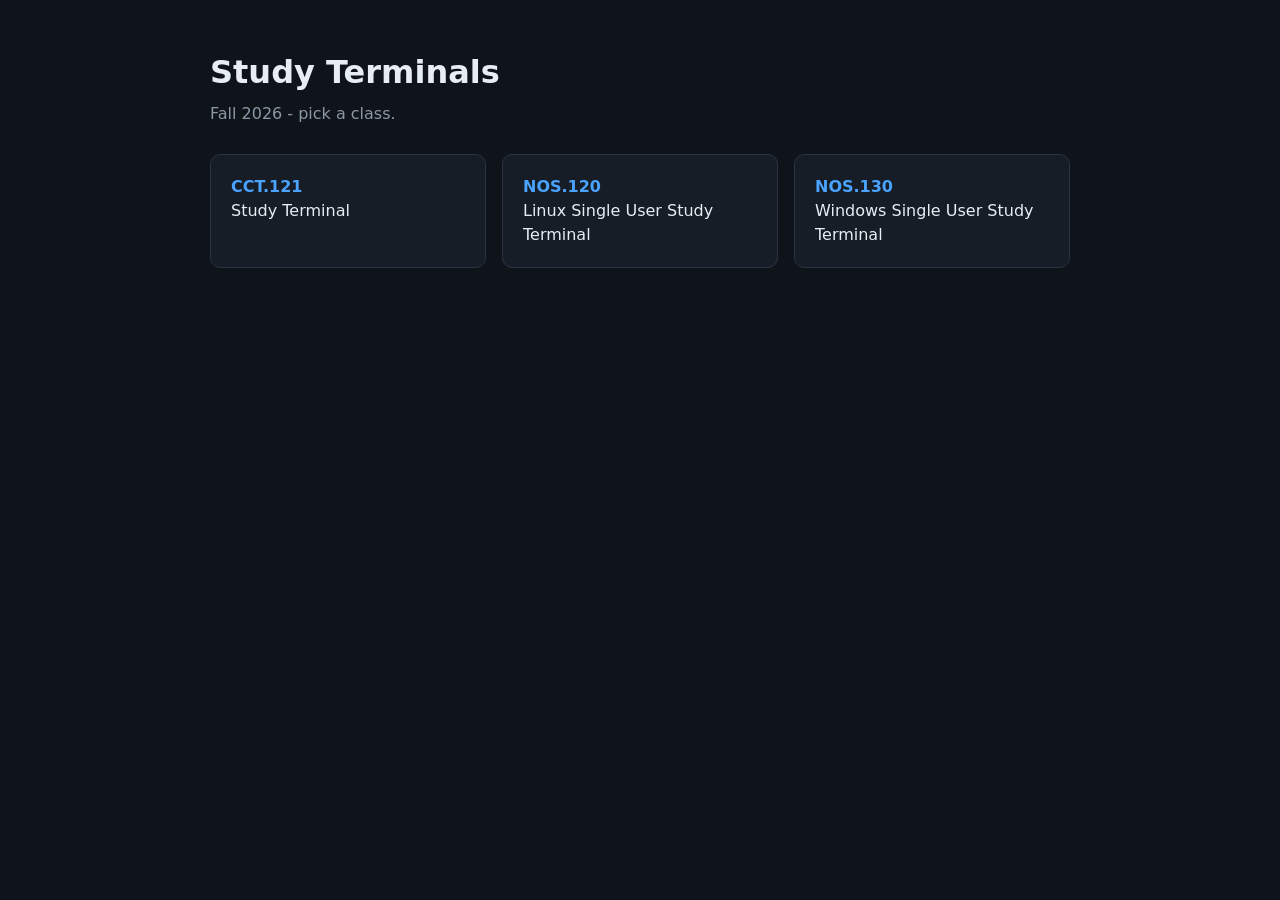
<file: __publish/public_html/index.html>
﻿<!doctype html>
<html lang="en">
<head>
<meta charset="utf-8">
<meta name="viewport" content="width=device-width,initial-scale=1">
<title>Study Terminals</title>
<style>
body{margin:0;background:#0f141a;color:#e6edf3;font:16px/1.5 "Segoe UI",system-ui,sans-serif}
main{max-width:860px;margin:0 auto;padding:48px 20px}
h1{margin:0 0 6px}p.sub{color:#8b98a5;margin:0 0 28px}
.grid{display:grid;grid-template-columns:repeat(auto-fill,minmax(260px,1fr));gap:16px}
a.card{display:block;padding:20px;border:1px solid #2a3440;border-radius:10px;background:#161d26;color:inherit;text-decoration:none}
a.card:hover{border-color:#4aa3ff}
.code{color:#4aa3ff;font-weight:600}
</style>
</head>
<body>
<main>
  <h1>Study Terminals</h1>
  <p class="sub">Fall 2026 - pick a class.</p>
  <div class="grid">
    <a class="card" href="CCT.121/"><div class="code">CCT.121</div><div>Study Terminal</div></a>
    <a class="card" href="NOS.120/"><div class="code">NOS.120</div><div>Linux Single User Study Terminal</div></a>
    <a class="card" href="NOS.130/"><div class="code">NOS.130</div><div>Windows Single User Study Terminal</div></a>
  </div>
</main>
</body>
</html>
</file>
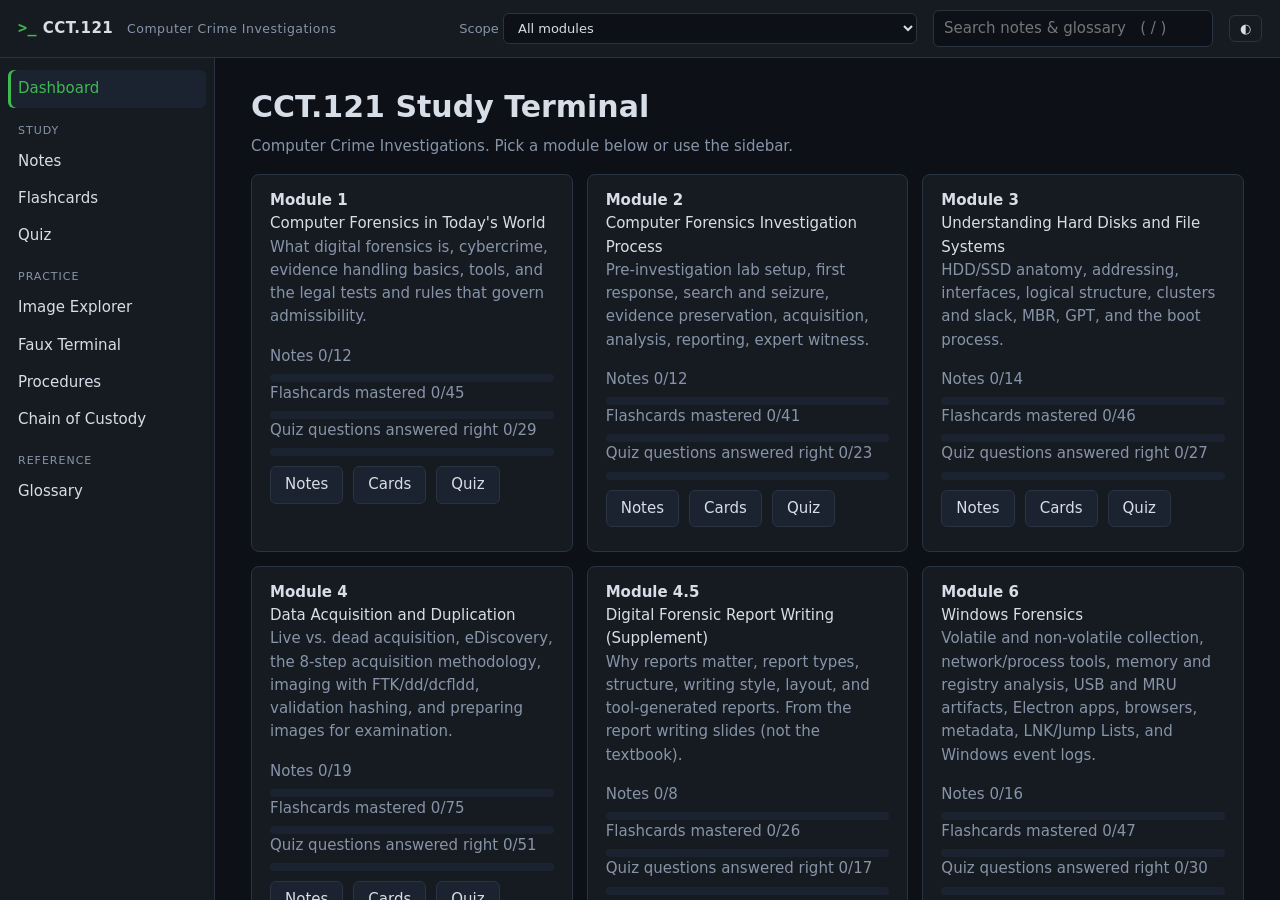
<file: CCT.121 Study Terminal/wwwroot/index.html>
<!DOCTYPE html>
<html lang="en">
<head>
<meta charset="UTF-8">
<meta name="viewport" content="width=device-width, initial-scale=1, viewport-fit=cover">
<meta name="theme-color" content="#0d1117">
<title>CCT.121 Study Terminal</title>
<link rel="stylesheet" href="css/app.css">
</head>
<body>
<header id="topbar">
  <button id="menuBtn" title="Menu" aria-label="Menu">&#9776;</button>
  <div class="brand"><span class="prompt">&gt;_</span> CCT.121 <small>Computer Crime Investigations</small></div>
  <label class="scope">Scope <select id="scope"></select></label>
  <input id="search" type="search" placeholder="Search notes &amp; glossary   ( / )" autocomplete="off">
  <button id="themeBtn" title="Toggle theme">◐</button>
</header>
<div id="layout">
  <nav id="sidebar"></nav>
  <main id="content"></main>
</div>

<!-- Engine -->
<script src="js/core.js"></script>
<!-- Study / practice modules (each file registers itself; add new modules here) -->
<script src="js/modules/home.js"></script>
<script src="js/modules/notes.js"></script>
<script src="js/modules/flashcards.js"></script>
<script src="js/modules/quiz.js"></script>
<script src="js/modules/glossary.js"></script>
<script src="js/modules/search.js"></script>
<script src="js/modules/imgfs.js"></script>
<script src="js/modules/terminal.js"></script>
<script src="js/modules/procedures.js"></script>
<script src="js/modules/custody.js"></script>
<!-- Boot: loads content/manifest.js, then every chapter it lists -->
<script src="js/mobile.js"></script>
<script src="js/boot.js"></script>
</body>
</html>
</file>
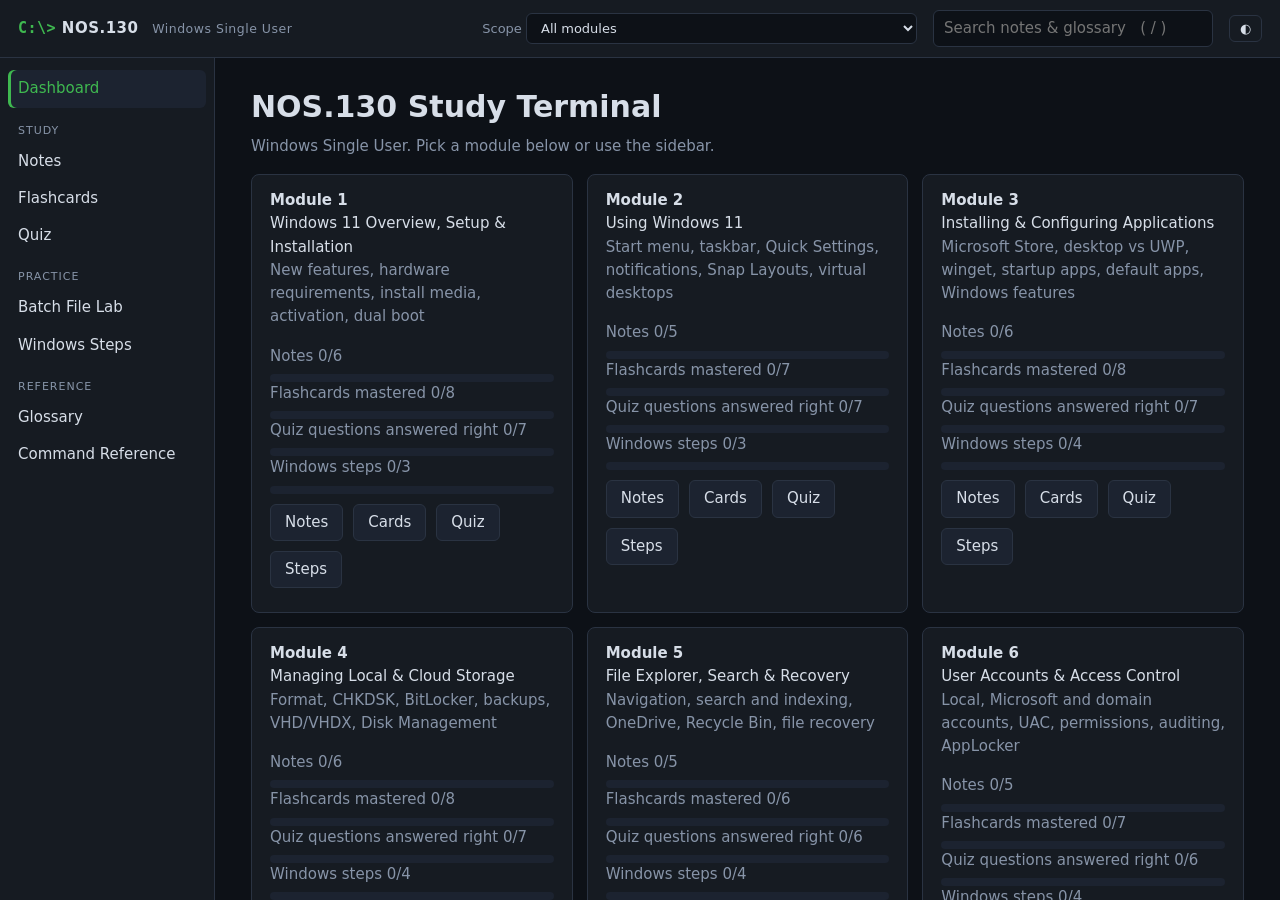
<file: NOS.130 Study Terminal/wwwroot/index.html>
<!DOCTYPE html>
<html lang="en">
<head>
<meta charset="UTF-8">
<meta name="viewport" content="width=device-width, initial-scale=1, viewport-fit=cover">
<meta name="theme-color" content="#0d1117">
<title>NOS.130 Study Terminal</title>
<link rel="stylesheet" href="css/app.css">
</head>
<body>
<header id="topbar">
  <button id="menuBtn" title="Menu" aria-label="Menu">&#9776;</button>
  <div class="brand"><span class="prompt">C:\&gt;</span> NOS.130 <small>Windows Single User</small></div>
  <label class="scope">Scope <select id="scope"></select></label>
  <input id="search" type="search" placeholder="Search notes &amp; glossary   ( / )" autocomplete="off">
  <button id="themeBtn" title="Toggle theme">&#9680;</button>
</header>
<div id="layout">
  <nav id="sidebar"></nav>
  <main id="content"></main>
</div>

<!-- Engine -->
<script src="js/core.js"></script>
<!-- Study / practice modules (each file registers itself; add new modules here) -->
<script src="js/modules/home.js"></script>
<script src="js/modules/notes.js"></script>
<script src="js/modules/flashcards.js"></script>
<script src="js/modules/quiz.js"></script>
<script src="js/modules/glossary.js"></script>
<script src="js/modules/search.js"></script>
<script src="js/modules/steps.js"></script>
<script src="js/modules/batch.js"></script>
<script src="js/modules/commands.js"></script>
<!-- Boot: loads content/manifest.js, then every file it lists -->
<script src="js/mobile.js"></script>
<script src="js/boot.js"></script>
</body>
</html>
</file>
<file: CCT.121 Study Terminal/wwwroot/css/app.css>
:root{--bg:#0d1117;--panel:#161b22;--panel2:#1c2330;--line:#2a3342;--text:#d7dee8;--dim:#8794a8;--accent:#3fb950;--accent2:#58a6ff;--warn:#e3b341;--bad:#f85149}
body.light{--bg:#f5f7fa;--panel:#fff;--panel2:#eef1f5;--line:#d0d7de;--text:#1f2328;--dim:#59636e;--accent:#1a7f37;--accent2:#0969da;--warn:#9a6700;--bad:#cf222e}
*{box-sizing:border-box}
body{margin:0;background:var(--bg);color:var(--text);font:15px/1.55 "Segoe UI",system-ui,sans-serif;height:100vh;display:flex;flex-direction:column}
code,pre,.mono{font-family:Consolas,"Cascadia Mono",monospace}
code{background:var(--panel2);padding:1px 5px;border-radius:4px;font-size:.92em}
a{color:var(--accent2)}
#topbar{display:flex;gap:16px;align-items:center;padding:10px 18px;background:var(--panel);border-bottom:1px solid var(--line)}
.brand{font-weight:700;letter-spacing:.5px;white-space:nowrap}.brand small{color:var(--dim);font-weight:400;margin-left:8px}
.prompt{color:var(--accent);font-family:Consolas,monospace}
.scope{color:var(--dim);font-size:13px;margin-left:auto}
select,input[type=text],input[type=search],input[type=number],textarea{background:var(--bg);border:1px solid var(--line);color:var(--text);padding:6px 10px;border-radius:6px;font:inherit}
#search{width:280px}
#themeBtn{background:none;border:1px solid var(--line);color:var(--text);border-radius:6px;padding:5px 10px;cursor:pointer}
#layout{display:flex;flex:1;min-height:0}
#sidebar{width:215px;flex:none;background:var(--panel);border-right:1px solid var(--line);padding:12px 8px;overflow:auto}
#sidebar .group{color:var(--dim);font-size:11px;text-transform:uppercase;letter-spacing:1px;margin:14px 10px 4px}
#sidebar a{display:block;padding:7px 10px;border-radius:6px;color:var(--text);text-decoration:none}
#sidebar a:hover{background:var(--panel2)}
#sidebar a.active{background:var(--panel2);color:var(--accent);box-shadow:inset 3px 0 0 var(--accent)}
#content{flex:1;overflow:auto;padding:26px 36px 60px}
h1{margin:0 0 4px}h2{border-bottom:1px solid var(--line);padding-bottom:4px;margin-top:28px}h3{margin:18px 0 4px;color:var(--accent2)}
.sub{color:var(--dim);margin-bottom:16px}
.card{background:var(--panel);border:1px solid var(--line);border-radius:8px;padding:14px 18px;margin:12px 0}
.grid{display:grid;grid-template-columns:repeat(auto-fill,minmax(250px,1fr));gap:14px}
.grid .card{margin:0}.grid .click{cursor:pointer}.grid .click:hover{border-color:var(--accent)}
.tag{display:inline-block;font-size:11px;padding:1px 8px;border-radius:10px;border:1px solid var(--line);margin-right:4px;color:var(--accent2)}
.tag.legal{color:var(--warn)}.tag.apps{color:var(--accent)}.tag.dim{color:var(--dim)}
.key{background:var(--panel2);border-left:3px solid var(--accent);padding:8px 12px;margin:10px 0;border-radius:0 6px 6px 0}
.key b:first-child{color:var(--accent)}
.warn{border-left-color:var(--warn)}.warn b:first-child{color:var(--warn)}
.note-body ul,.note-body ol{padding-left:22px}.note-body li{margin:3px 0}
.note-body table{border-collapse:collapse;margin:10px 0;width:100%}
.note-body th,.note-body td{border:1px solid var(--line);padding:5px 10px;text-align:left;vertical-align:top}
.note-body th{background:var(--panel2)}
mark{background:var(--warn);color:#000;border-radius:2px}
.btn{background:var(--panel2);color:var(--text);border:1px solid var(--line);border-radius:6px;padding:6px 14px;cursor:pointer;font:inherit}
.btn:hover{border-color:var(--accent)}.btn.pri{background:var(--accent);color:#000;border-color:var(--accent);font-weight:600}
.btn:disabled{opacity:.45;cursor:default}
.row{display:flex;gap:10px;flex-wrap:wrap;align-items:center;margin:10px 0}
.empty{color:var(--dim);text-align:center;margin-top:50px}
.stat{font-size:28px;font-weight:700;color:var(--accent)}
.bar{height:8px;background:var(--panel2);border-radius:4px;overflow:hidden;margin-top:6px}.bar>i{display:block;height:100%;background:var(--accent)}
.good{color:var(--accent)}.bad{color:var(--bad)}.dim{color:var(--dim)}
/* flashcards */
.flash{min-height:200px;display:flex;align-items:center;justify-content:center;text-align:center;font-size:20px;cursor:pointer;padding:30px;user-select:none}
.flash.back{border-color:var(--accent);background:var(--panel2)}
/* quiz */
.opt{display:block;width:100%;text-align:left;margin:6px 0}
.opt.right{border-color:var(--accent);background:rgba(63,185,80,.15)}.opt.wrong{border-color:var(--bad);background:rgba(248,81,73,.15)}
/* terminal */
.term{background:#000;color:#c9f5c9;border:1px solid var(--line);border-radius:8px;height:calc(100vh - 300px);min-height:260px;overflow:auto;padding:12px;font-family:Consolas,monospace;font-size:14px}
.term .l{white-space:pre-wrap;word-break:break-word}.term .err{color:#ff7b72}.term .dim{color:#7d8590}
.term .in{display:flex;gap:8px}.term .in span{color:#3fb950;white-space:nowrap}
.term input{flex:1;background:none;border:0;outline:0;color:#fff;font:inherit;padding:0}
.two{display:grid;grid-template-columns:minmax(0,1fr) 320px;gap:16px}
@media(max-width:1100px){.two{grid-template-columns:1fr}}
/* file tree / hex */
.tree{font-family:Consolas,monospace;font-size:13.5px}
.tree .n{padding:2px 6px;border-radius:4px;cursor:pointer;white-space:nowrap}.tree .n:hover{background:var(--panel2)}.tree .n.sel{background:var(--panel2);color:var(--accent)}
.tree .kids{margin-left:16px;border-left:1px solid var(--line);padding-left:6px}
.tree .del{color:var(--bad);text-decoration:line-through}
.hex{font-family:Consolas,monospace;font-size:13px;white-space:pre;overflow:auto;background:#000;color:#9fd8a0;padding:10px;border-radius:6px}
table.t{border-collapse:collapse;width:100%;font-size:13.5px}table.t th,table.t td{border-bottom:1px solid var(--line);padding:5px 8px;text-align:left}table.t th{color:var(--dim)}
table.t tr.click{cursor:pointer}table.t tr.click:hover{background:var(--panel2)}
/* step lab */
.steps{display:flex;gap:6px;flex-wrap:wrap;margin:10px 0}
.step{padding:4px 10px;border:1px solid var(--line);border-radius:14px;font-size:12px;color:var(--dim)}.step.on{color:var(--accent);border-color:var(--accent)}.step.done{color:var(--accent);background:rgba(63,185,80,.12)}
.field{display:grid;grid-template-columns:200px 1fr;gap:8px;align-items:center;margin:6px 0}
.field input,.field select,.field textarea{width:100%}
.field.err input,.field.err select{border-color:var(--bad)}
.field.ok input,.field.ok select{border-color:var(--accent)}
@media(max-width:800px){.field{grid-template-columns:1fr}}

/* ---- mobile / touch (desktop layout unaffected) ---- */
#menuBtn,#backdrop{display:none}
.note-body,.card{overflow-wrap:anywhere}
@media(max-width:800px){
  body{height:100vh;height:100dvh}
  #topbar{flex-wrap:wrap;gap:8px;padding:8px 12px}
  #menuBtn{display:block;background:none;border:1px solid var(--line);color:var(--text);border-radius:6px;padding:5px 10px;font-size:18px;line-height:1;cursor:pointer}
  .brand small{display:none}
  .scope{margin-left:auto;font-size:12px}
  .scope select{max-width:46vw}
  #search{flex:1;width:auto;min-width:0;order:5;flex-basis:100%}
  select,input[type=text],input[type=search],input[type=number],textarea{font-size:16px}
  #sidebar{position:fixed;top:0;bottom:0;left:0;width:260px;max-width:82vw;z-index:30;transform:translateX(-100%);transition:transform .2s;padding-top:16px}
  body.nav-open #sidebar{transform:none;box-shadow:4px 0 24px rgba(0,0,0,.5)}
  #backdrop{position:fixed;inset:0;background:rgba(0,0,0,.5);z-index:20}
  body.nav-open #backdrop{display:block}
  #content{padding:16px 14px 50px}
  .term{height:calc(100dvh - 260px);min-height:220px}
  .note-body table,table.t{display:block;overflow-x:auto;max-width:100%}
  .flash{min-height:160px;font-size:18px;padding:18px}
  h1{font-size:1.5rem}
}
@media(pointer:coarse){
  .btn{padding:10px 16px}
  .opt{padding:12px 14px}
  #sidebar a{padding:11px 12px}
  table.t td,table.t th{padding:8px}
}
</file>
<file: NOS.130 Study Terminal/wwwroot/css/app.css>
:root{--bg:#0d1117;--panel:#161b22;--panel2:#1c2330;--line:#2a3342;--text:#d7dee8;--dim:#8794a8;--accent:#3fb950;--accent2:#58a6ff;--warn:#e3b341;--bad:#f85149}
body.light{--bg:#f5f7fa;--panel:#fff;--panel2:#eef1f5;--line:#d0d7de;--text:#1f2328;--dim:#59636e;--accent:#1a7f37;--accent2:#0969da;--warn:#9a6700;--bad:#cf222e}
*{box-sizing:border-box}
body{margin:0;background:var(--bg);color:var(--text);font:15px/1.55 "Segoe UI",system-ui,sans-serif;height:100vh;display:flex;flex-direction:column}
code,pre,.mono{font-family:Consolas,"Cascadia Mono",monospace}
code{background:var(--panel2);padding:1px 5px;border-radius:4px;font-size:.92em}
a{color:var(--accent2)}
#topbar{display:flex;gap:16px;align-items:center;padding:10px 18px;background:var(--panel);border-bottom:1px solid var(--line)}
.brand{font-weight:700;letter-spacing:.5px;white-space:nowrap}.brand small{color:var(--dim);font-weight:400;margin-left:8px}
.prompt{color:var(--accent);font-family:Consolas,monospace}
.scope{color:var(--dim);font-size:13px;margin-left:auto}
select,input[type=text],input[type=search],input[type=number],textarea{background:var(--bg);border:1px solid var(--line);color:var(--text);padding:6px 10px;border-radius:6px;font:inherit}
#search{width:280px}
#themeBtn{background:none;border:1px solid var(--line);color:var(--text);border-radius:6px;padding:5px 10px;cursor:pointer}
#layout{display:flex;flex:1;min-height:0}
#sidebar{width:215px;flex:none;background:var(--panel);border-right:1px solid var(--line);padding:12px 8px;overflow:auto}
#sidebar .group{color:var(--dim);font-size:11px;text-transform:uppercase;letter-spacing:1px;margin:14px 10px 4px}
#sidebar a{display:block;padding:7px 10px;border-radius:6px;color:var(--text);text-decoration:none}
#sidebar a:hover{background:var(--panel2)}
#sidebar a.active{background:var(--panel2);color:var(--accent);box-shadow:inset 3px 0 0 var(--accent)}
#content{flex:1;overflow:auto;padding:26px 36px 60px}
h1{margin:0 0 4px}h2{border-bottom:1px solid var(--line);padding-bottom:4px;margin-top:28px}h3{margin:18px 0 4px;color:var(--accent2)}
.sub{color:var(--dim);margin-bottom:16px}
.card{background:var(--panel);border:1px solid var(--line);border-radius:8px;padding:14px 18px;margin:12px 0}
.grid{display:grid;grid-template-columns:repeat(auto-fill,minmax(250px,1fr));gap:14px}
.grid .card{margin:0}.grid .click{cursor:pointer}.grid .click:hover{border-color:var(--accent)}
.tag{display:inline-block;font-size:11px;padding:1px 8px;border-radius:10px;border:1px solid var(--line);margin-right:4px;color:var(--accent2)}
.tag.legal{color:var(--warn)}.tag.apps{color:var(--accent)}.tag.dim{color:var(--dim)}
.key{background:var(--panel2);border-left:3px solid var(--accent);padding:8px 12px;margin:10px 0;border-radius:0 6px 6px 0}
.key b:first-child{color:var(--accent)}
.warn{border-left-color:var(--warn)}.warn b:first-child{color:var(--warn)}
.note-body ul,.note-body ol{padding-left:22px}.note-body li{margin:3px 0}
.note-body table{border-collapse:collapse;margin:10px 0;width:100%}
.note-body th,.note-body td{border:1px solid var(--line);padding:5px 10px;text-align:left;vertical-align:top}
.note-body th{background:var(--panel2)}
mark{background:var(--warn);color:#000;border-radius:2px}
.btn{background:var(--panel2);color:var(--text);border:1px solid var(--line);border-radius:6px;padding:6px 14px;cursor:pointer;font:inherit}
.btn:hover{border-color:var(--accent)}.btn.pri{background:var(--accent);color:#000;border-color:var(--accent);font-weight:600}
.btn:disabled{opacity:.45;cursor:default}
.row{display:flex;gap:10px;flex-wrap:wrap;align-items:center;margin:10px 0}
.empty{color:var(--dim);text-align:center;margin-top:50px}
.stat{font-size:28px;font-weight:700;color:var(--accent)}
.bar{height:8px;background:var(--panel2);border-radius:4px;overflow:hidden;margin-top:6px}.bar>i{display:block;height:100%;background:var(--accent)}
.good{color:var(--accent)}.bad{color:var(--bad)}.dim{color:var(--dim)}
/* flashcards */
.flash{min-height:200px;display:flex;align-items:center;justify-content:center;text-align:center;font-size:20px;cursor:pointer;padding:30px;user-select:none}
.flash.back{border-color:var(--accent);background:var(--panel2)}
/* quiz */
.opt{display:block;width:100%;text-align:left;margin:6px 0}
.opt.right{border-color:var(--accent);background:rgba(63,185,80,.15)}.opt.wrong{border-color:var(--bad);background:rgba(248,81,73,.15)}
/* terminal */
.term{background:#000;color:#c9f5c9;border:1px solid var(--line);border-radius:8px;height:calc(100vh - 300px);min-height:260px;overflow:auto;padding:12px;font-family:Consolas,monospace;font-size:14px}
.term .l{white-space:pre-wrap;word-break:break-word}.term .err{color:#ff7b72}.term .dim{color:#7d8590}
.term .in{display:flex;gap:8px}.term .in span{color:#3fb950;white-space:nowrap}
.term input{flex:1;background:none;border:0;outline:0;color:#fff;font:inherit;padding:0}
.two{display:grid;grid-template-columns:minmax(0,1fr) 320px;gap:16px}
@media(max-width:1100px){.two{grid-template-columns:1fr}}
/* file tree / hex */
.tree{font-family:Consolas,monospace;font-size:13.5px}
.tree .n{padding:2px 6px;border-radius:4px;cursor:pointer;white-space:nowrap}.tree .n:hover{background:var(--panel2)}.tree .n.sel{background:var(--panel2);color:var(--accent)}
.tree .kids{margin-left:16px;border-left:1px solid var(--line);padding-left:6px}
.tree .del{color:var(--bad);text-decoration:line-through}
.hex{font-family:Consolas,monospace;font-size:13px;white-space:pre;overflow:auto;background:#000;color:#9fd8a0;padding:10px;border-radius:6px}
table.t{border-collapse:collapse;width:100%;font-size:13.5px}table.t th,table.t td{border-bottom:1px solid var(--line);padding:5px 8px;text-align:left}table.t th{color:var(--dim)}
table.t tr.click{cursor:pointer}table.t tr.click:hover{background:var(--panel2)}
/* step lab */
.steps{display:flex;gap:6px;flex-wrap:wrap;margin:10px 0}
.step{padding:4px 10px;border:1px solid var(--line);border-radius:14px;font-size:12px;color:var(--dim)}.step.on{color:var(--accent);border-color:var(--accent)}.step.done{color:var(--accent);background:rgba(63,185,80,.12)}
.field{display:grid;grid-template-columns:200px 1fr;gap:8px;align-items:center;margin:6px 0}
.field input,.field select,.field textarea{width:100%}
.field.err input,.field.err select{border-color:var(--bad)}
.field.ok input,.field.ok select{border-color:var(--accent)}
@media(max-width:800px){.field{grid-template-columns:1fr}}

/* ---- mobile / touch (desktop layout unaffected) ---- */
#menuBtn,#backdrop{display:none}
.note-body,.card{overflow-wrap:anywhere}
@media(max-width:800px){
  body{height:100vh;height:100dvh}
  #topbar{flex-wrap:wrap;gap:8px;padding:8px 12px}
  #menuBtn{display:block;background:none;border:1px solid var(--line);color:var(--text);border-radius:6px;padding:5px 10px;font-size:18px;line-height:1;cursor:pointer}
  .brand small{display:none}
  .scope{margin-left:auto;font-size:12px}
  .scope select{max-width:46vw}
  #search{flex:1;width:auto;min-width:0;order:5;flex-basis:100%}
  select,input[type=text],input[type=search],input[type=number],textarea{font-size:16px}
  #sidebar{position:fixed;top:0;bottom:0;left:0;width:260px;max-width:82vw;z-index:30;transform:translateX(-100%);transition:transform .2s;padding-top:16px}
  body.nav-open #sidebar{transform:none;box-shadow:4px 0 24px rgba(0,0,0,.5)}
  #backdrop{position:fixed;inset:0;background:rgba(0,0,0,.5);z-index:20}
  body.nav-open #backdrop{display:block}
  #content{padding:16px 14px 50px}
  .term{height:calc(100dvh - 260px);min-height:220px}
  .note-body table,table.t{display:block;overflow-x:auto;max-width:100%}
  .flash{min-height:160px;font-size:18px;padding:18px}
  h1{font-size:1.5rem}
}
@media(pointer:coarse){
  .btn{padding:10px 16px}
  .opt{padding:12px 14px}
  #sidebar a{padding:11px 12px}
  table.t td,table.t th{padding:8px}
}
</file>
